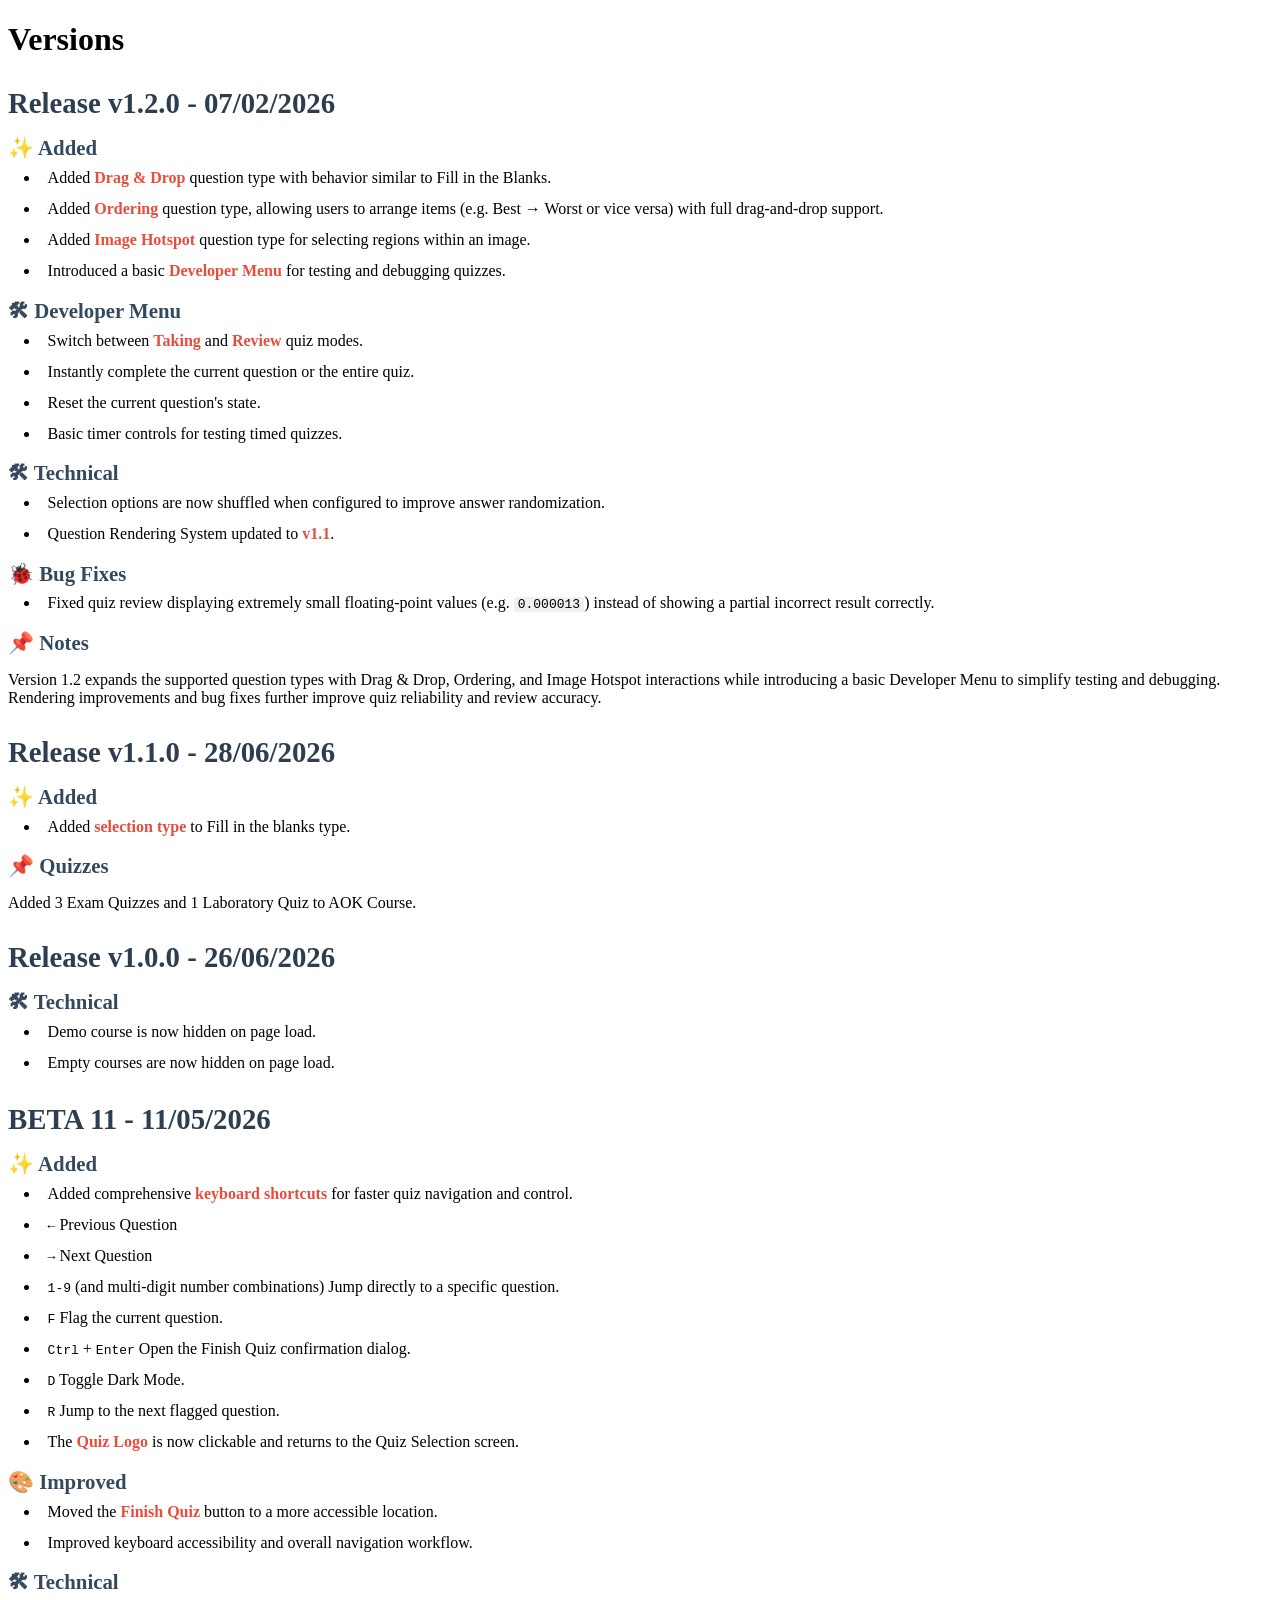
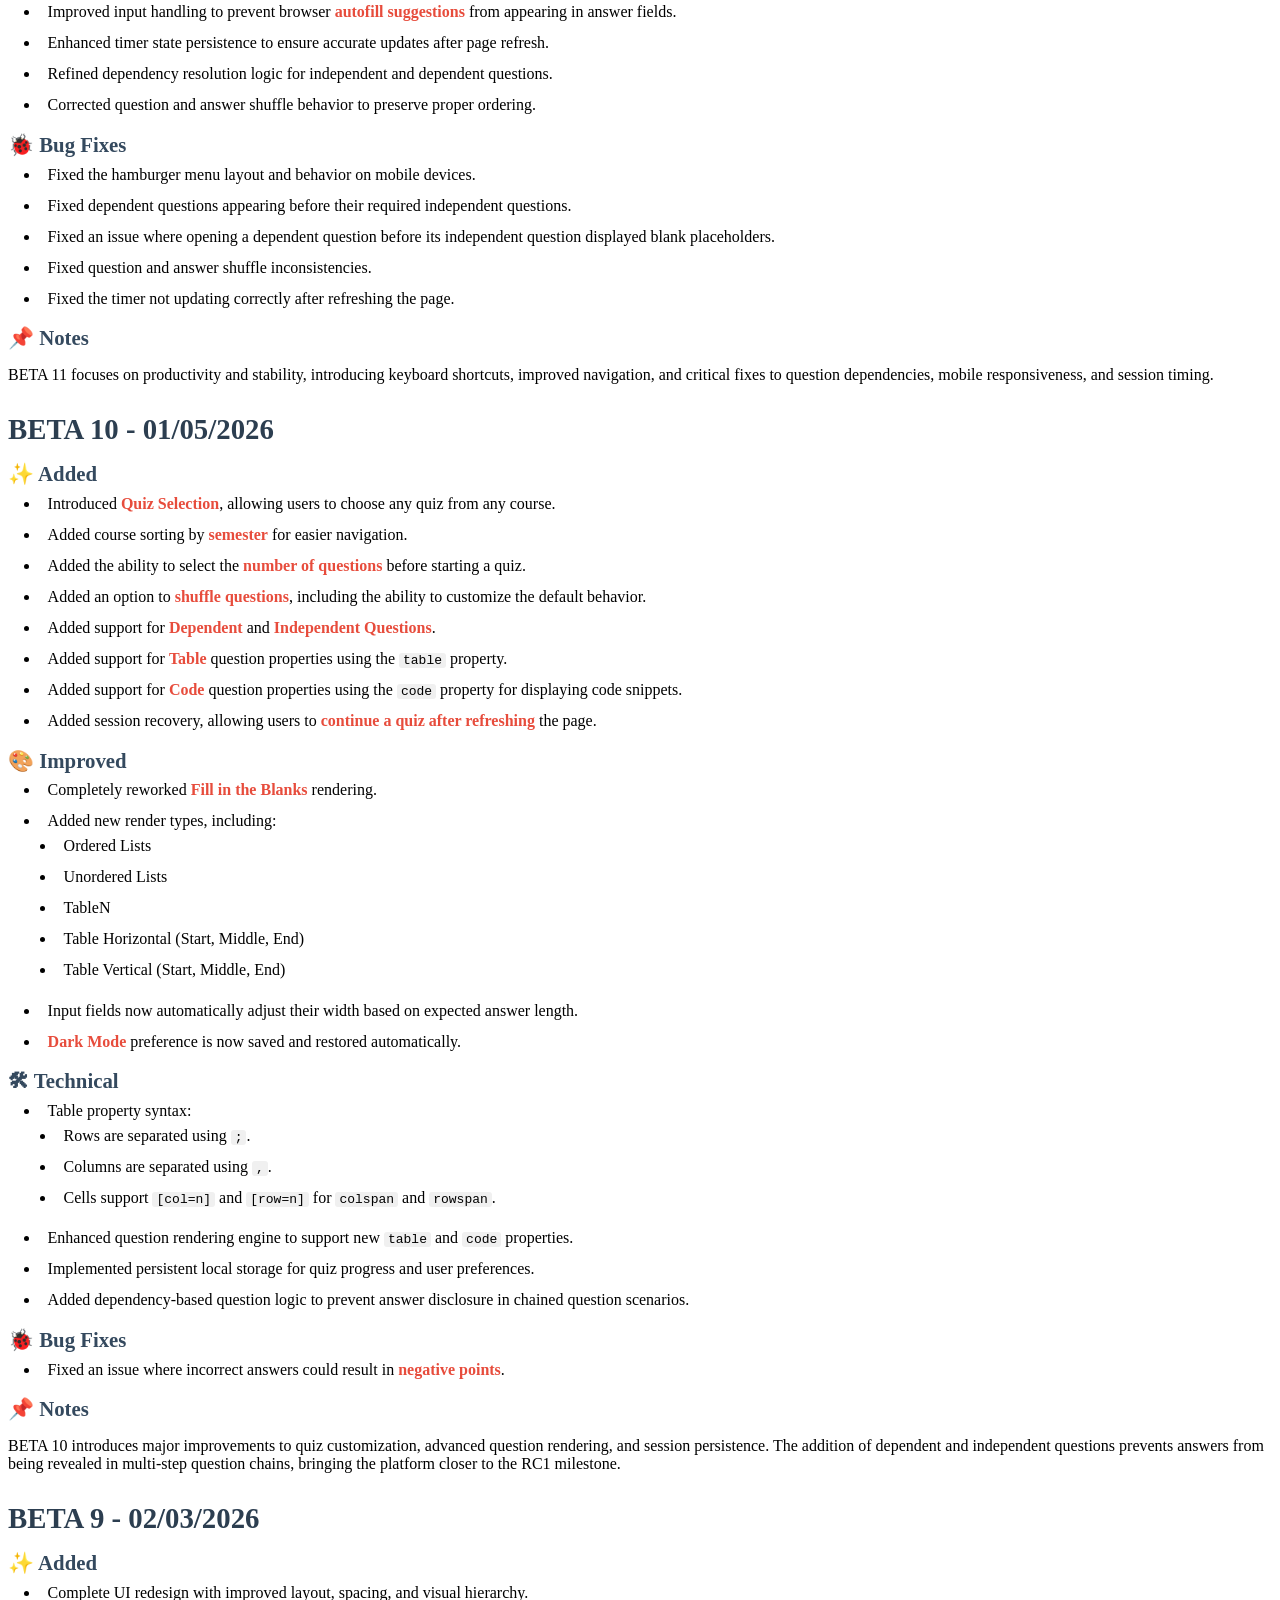
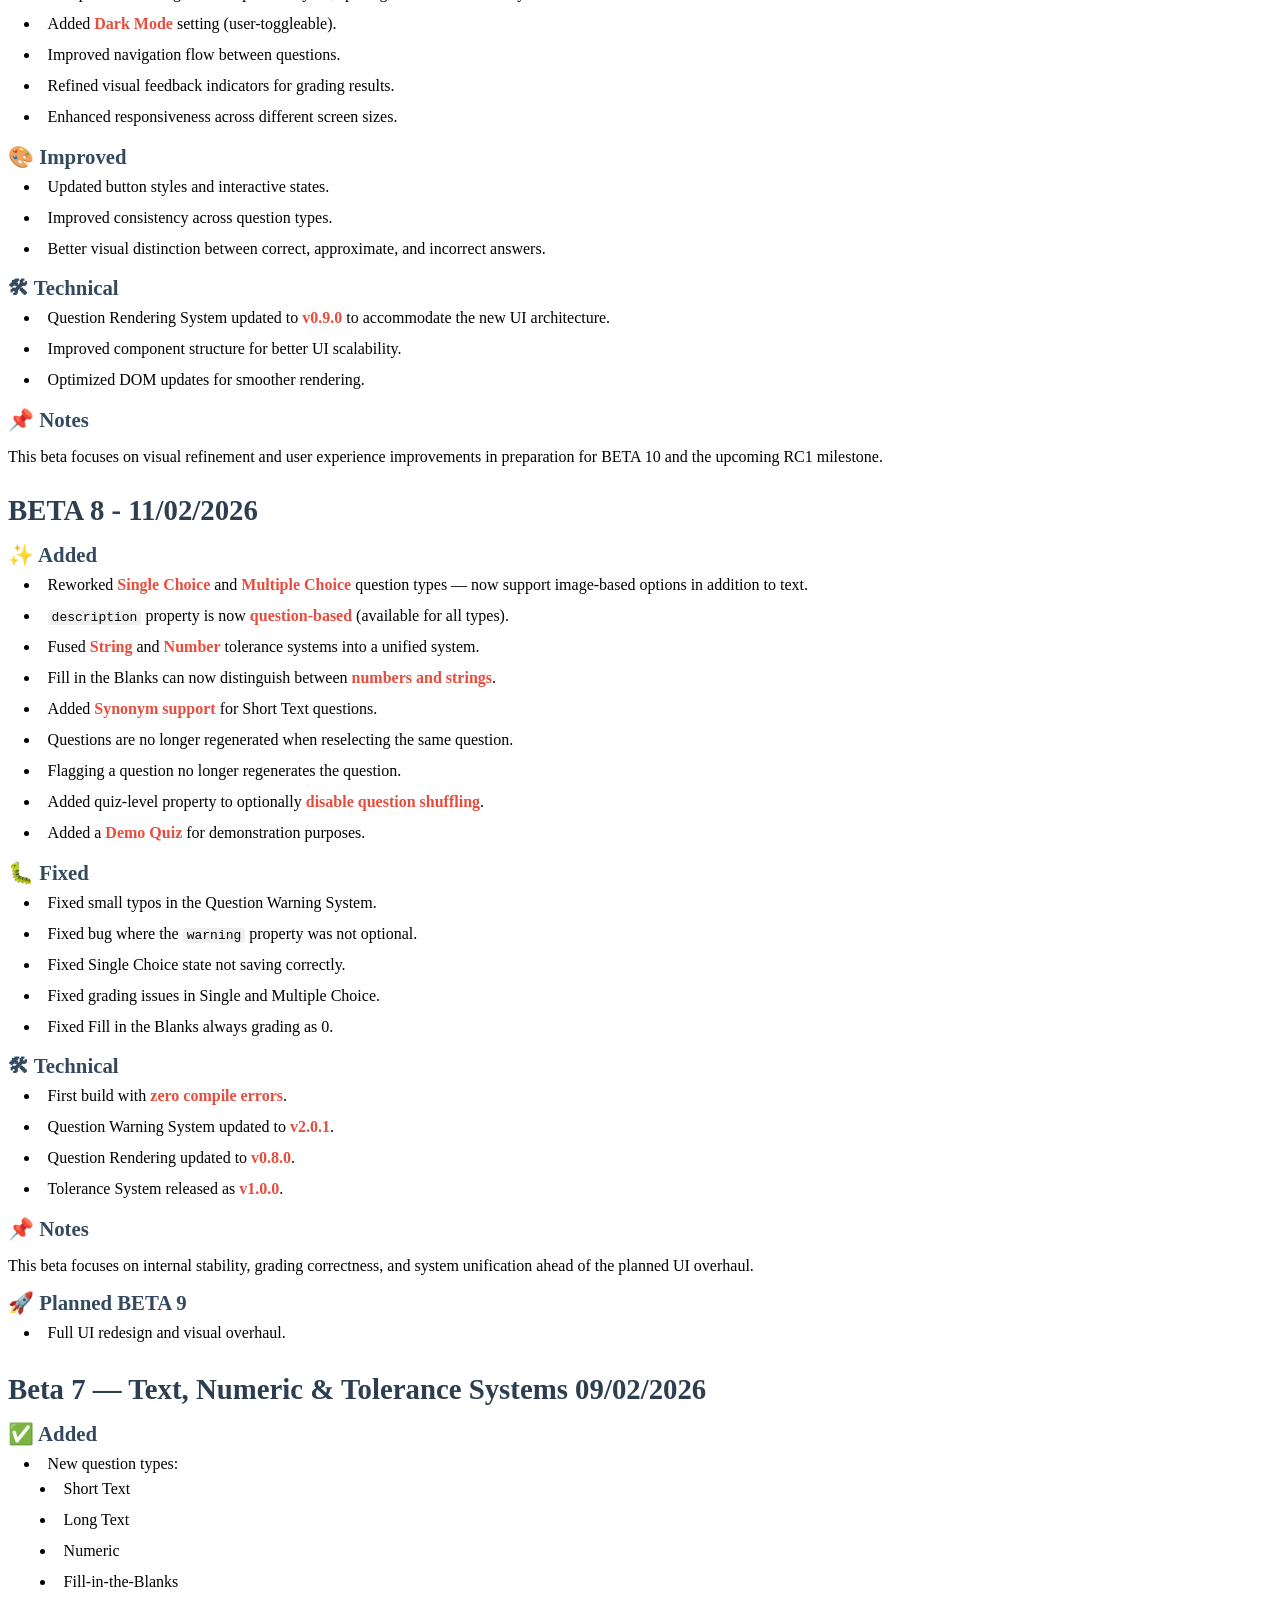
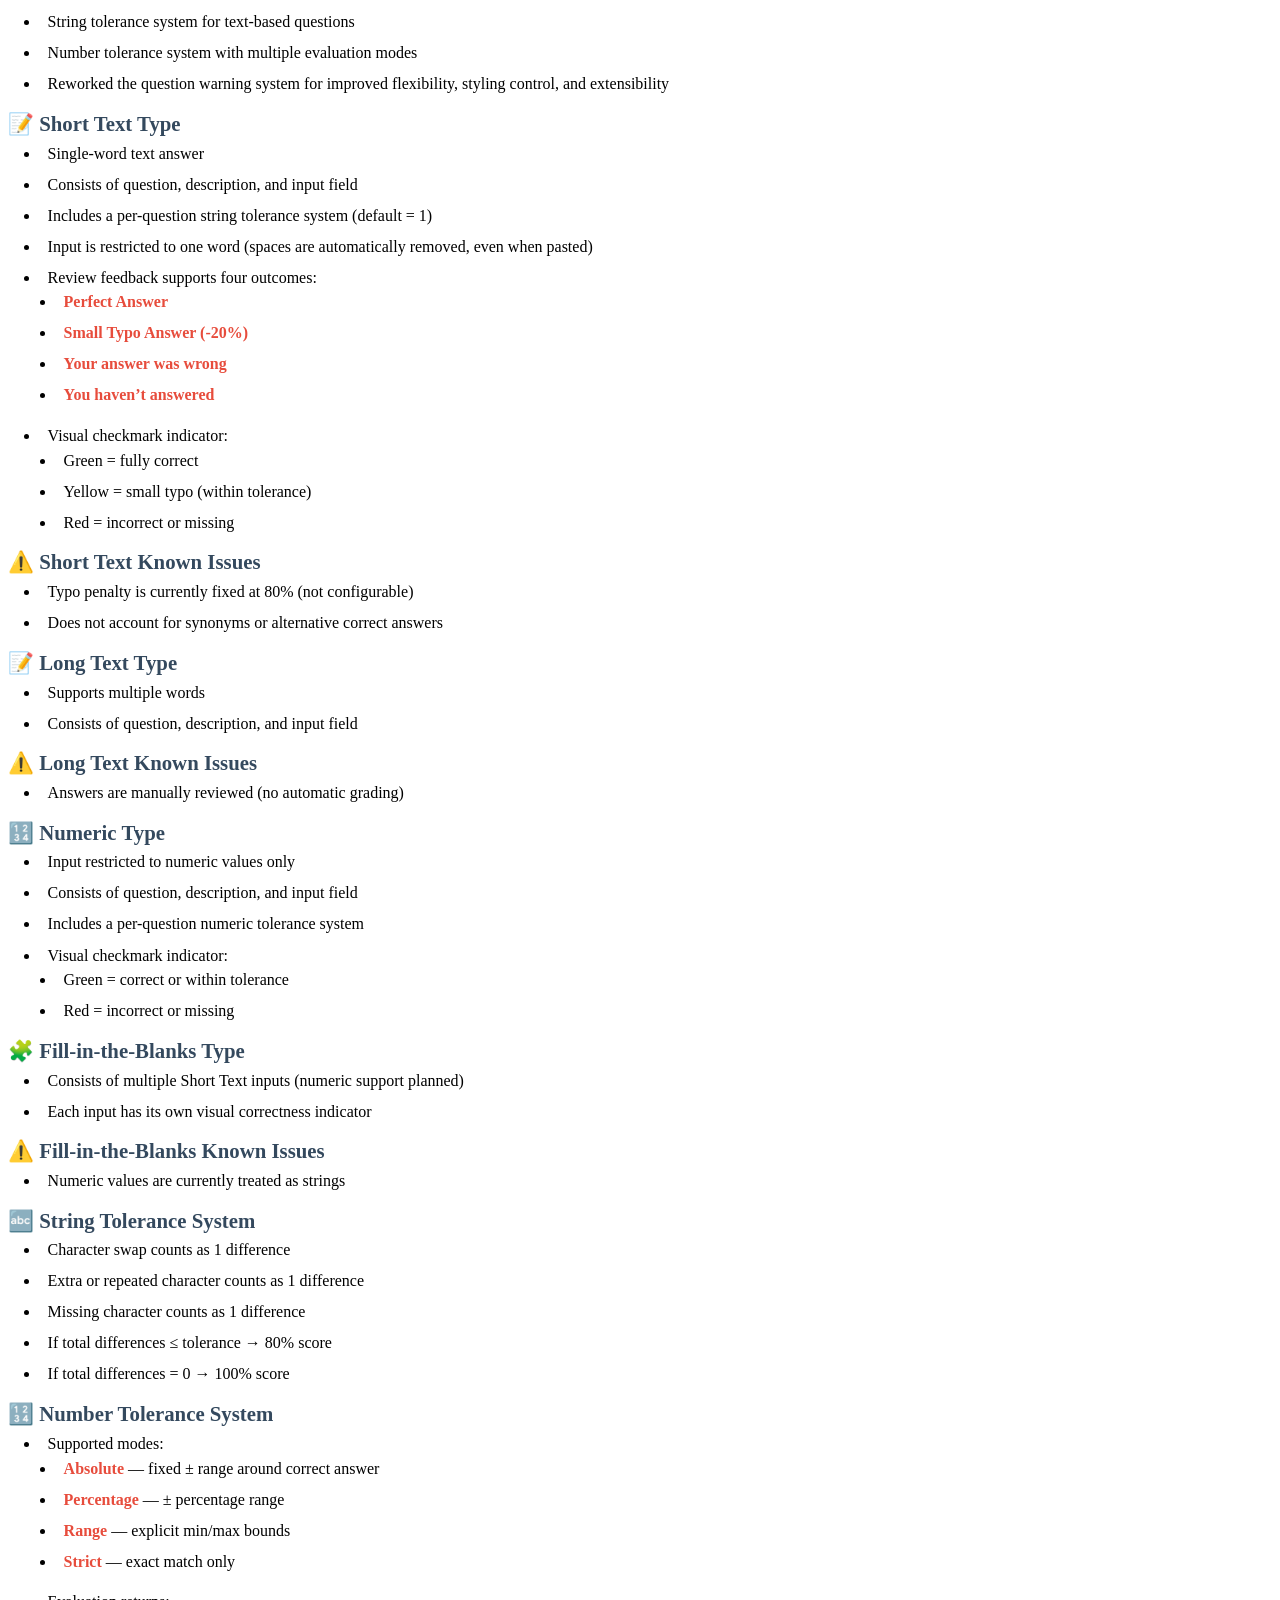
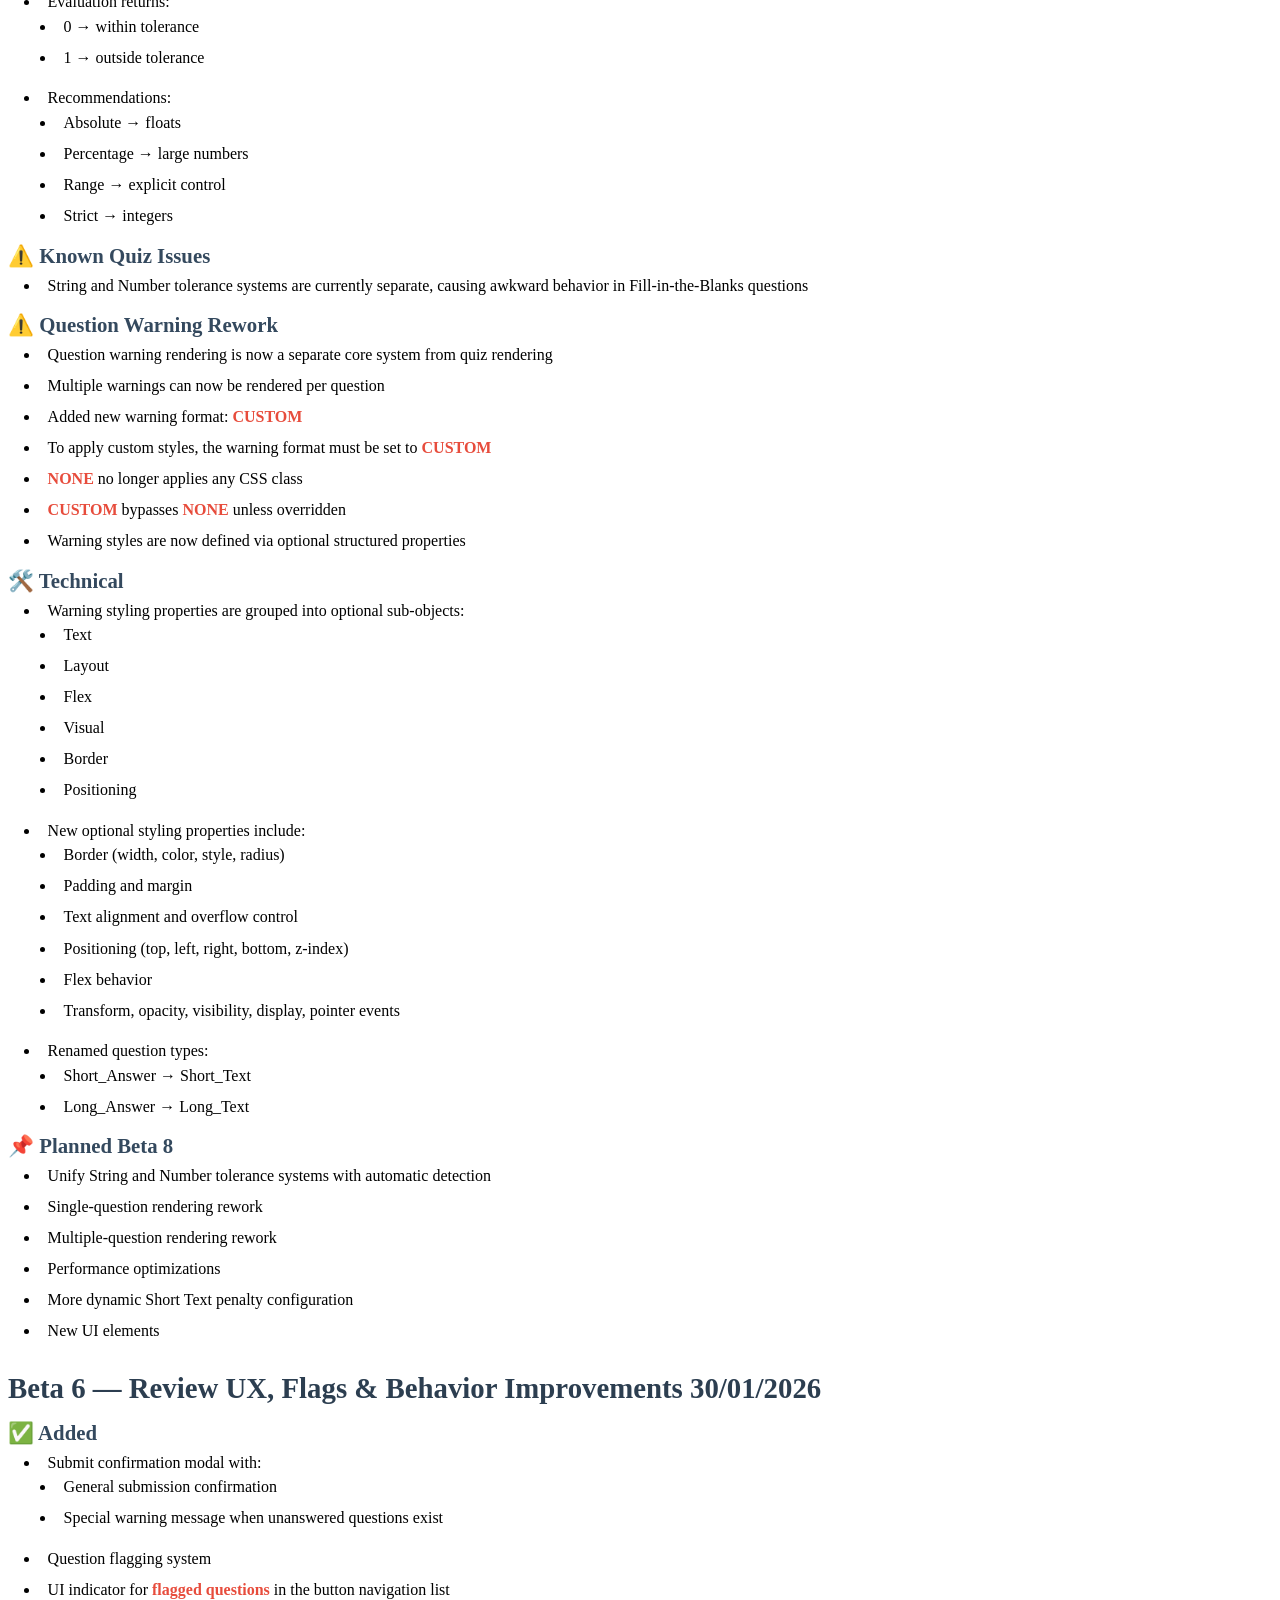
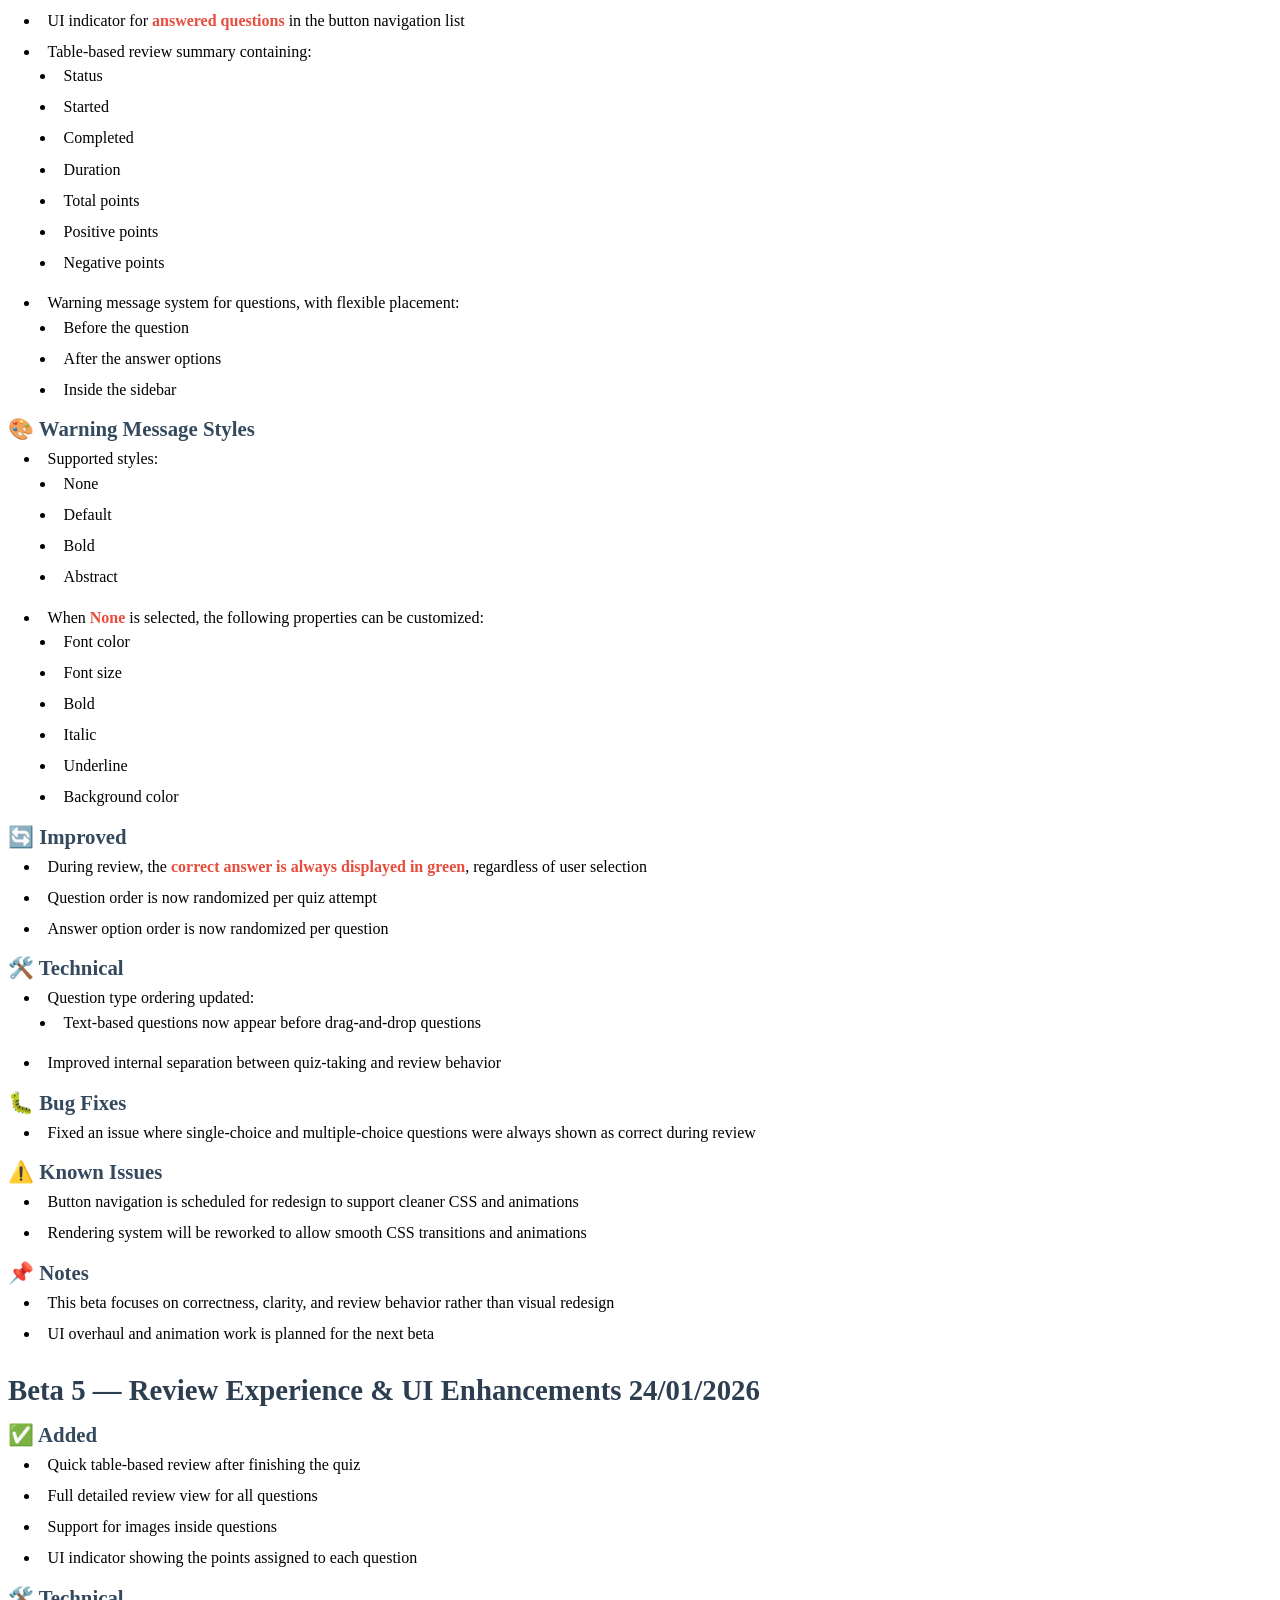
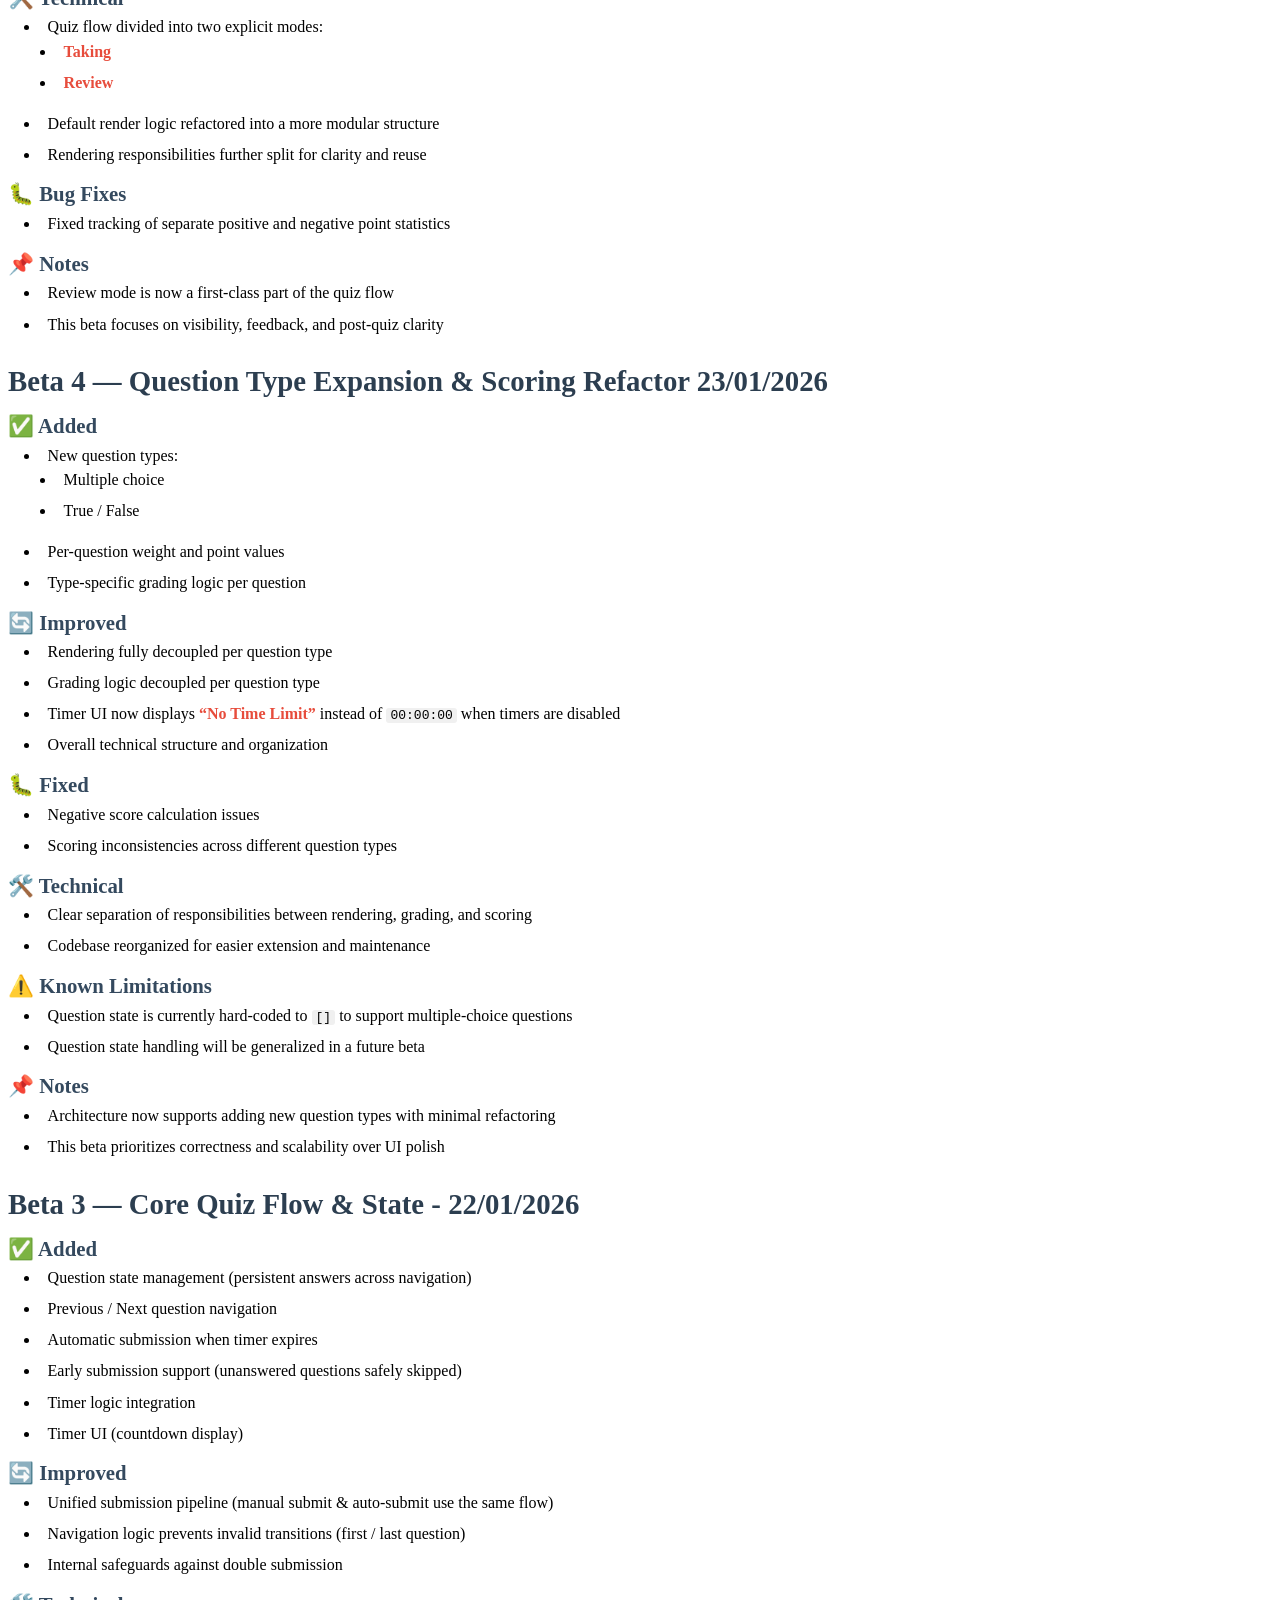
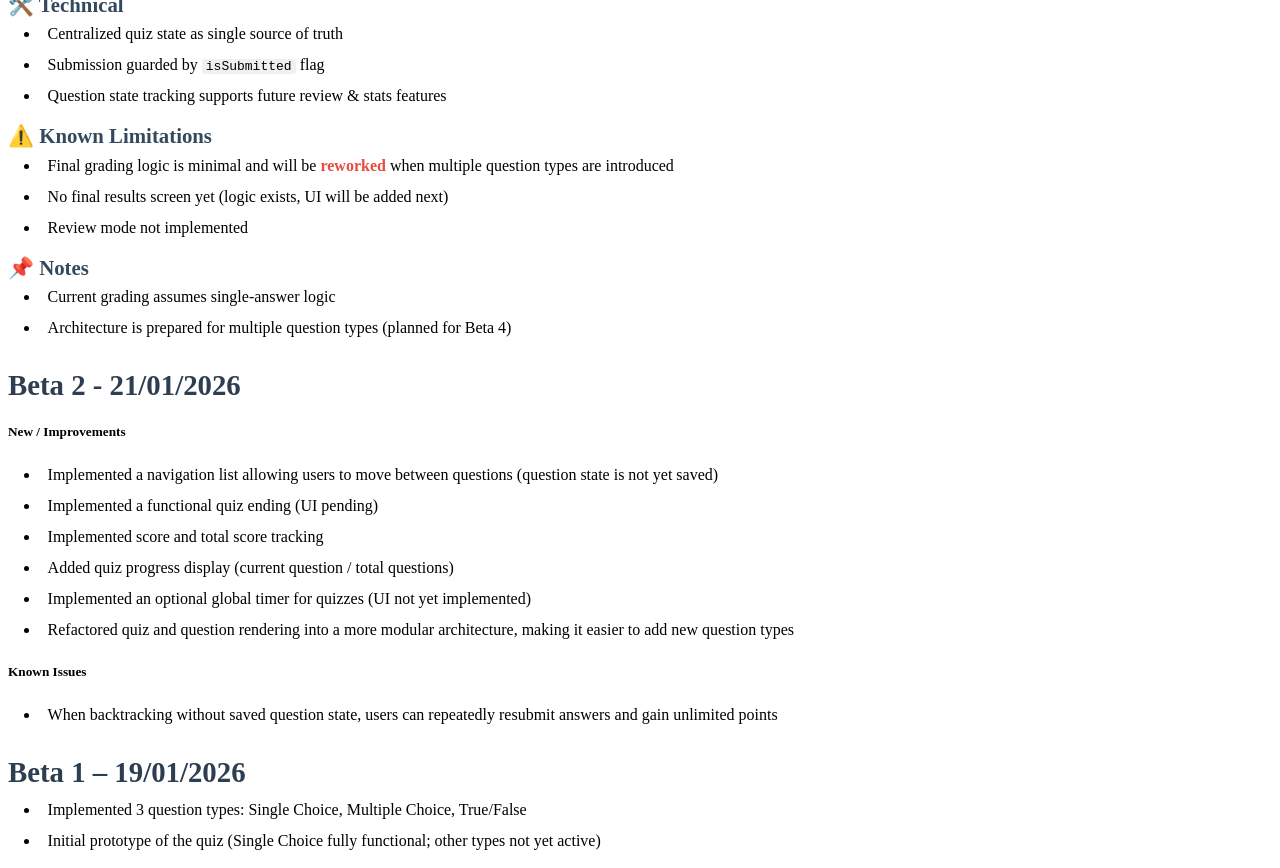
<file: versions.html>
<!DOCTYPE html>
<html lang="en">
<head>
    <meta charset="UTF-8">
    <title>Versions</title>
    <style>
        /* Headings */
        h3 {
            font-size: 1.8rem;
            color: #2c3e50;
            margin-bottom: 0.5rem;
        }

        h4 {
            font-size: 1.3rem;
            color: #34495e;
            margin-top: 1rem;
            margin-bottom: 0.3rem;
        }

        /* Lists */
        ul {
            list-style: disc inside;
            margin: 0 0 1rem 1rem;
            padding: 0;
        }

        li {
            margin-bottom: 0.4rem;
            line-height: 1.4;
        }

        /* Icons inside text (optional: makes emojis stand out) */
        li::marker {
            font-size: 1.1rem;
        }

        /* Inline code styling */
        code {
            background-color: #f0f0f0;
            padding: 0 4px;
            border-radius: 3px;
            font-family: monospace;
        }

        /* Strong text emphasis */
        strong {
            color: #e74c3c;
        }
    </style>
</head>
<body>
    <div>
        <h1>Versions</h1>
        <div>
            <section class="changelog">
                <h3>Release v1.2.0 - 07/02/2026</h3>

                <h4>✨ Added</h4>
                <ul>
                    <li>Added <strong>Drag &amp; Drop</strong> question type with behavior similar to Fill in the Blanks.</li>
                    <li>Added <strong>Ordering</strong> question type, allowing users to arrange items (e.g. Best → Worst or vice versa) with full drag-and-drop support.</li>
                    <li>Added <strong>Image Hotspot</strong> question type for selecting regions within an image.</li>
                    <li>Introduced a basic <strong>Developer Menu</strong> for testing and debugging quizzes.</li>
                </ul>

                <h4>🛠 Developer Menu</h4>
                <ul>
                    <li>Switch between <strong>Taking</strong> and <strong>Review</strong> quiz modes.</li>
                    <li>Instantly complete the current question or the entire quiz.</li>
                    <li>Reset the current question's state.</li>
                    <li>Basic timer controls for testing timed quizzes.</li>
                </ul>

                <h4>🛠 Technical</h4>
                <ul>
                    <li>Selection options are now shuffled when configured to improve answer randomization.</li>
                    <li>Question Rendering System updated to <strong>v1.1</strong>.</li>
                </ul>

                <h4>🐞 Bug Fixes</h4>
                <ul>
                    <li>Fixed quiz review displaying extremely small floating-point values (e.g. <code>0.000013</code>) instead of showing a partial incorrect result correctly.</li>
                </ul>

                <h4>📌 Notes</h4>
                <p>
                    Version 1.2 expands the supported question types with Drag &amp; Drop, Ordering, and Image Hotspot interactions while introducing a basic Developer Menu to simplify testing and debugging. Rendering improvements and bug fixes further improve quiz reliability and review accuracy.
                </p>
            </section>
        </div>
        <div>
            <section class="changelog">
                <h3>Release v1.1.0 - 28/06/2026</h3>

                <h4>✨ Added</h4>
                <ul>
                    <li>Added <strong>selection type</strong> to Fill in the blanks type.</li>
                </ul>
                <h4>📌 Quizzes</h4>
                <p>
                    Added 3 Exam Quizzes and 1 Laboratory Quiz to AOK Course.
                </p>
            </section>
        </div>
        <div>
            <section class="changelog">
                <h3>Release v1.0.0 - 26/06/2026</h3>

                <h4>🛠 Technical</h4>
                <ul>
                    <li>Demo course is now hidden on page load.</li>
                    <li>Empty courses are now hidden on page load.</li>
                </ul>

            </section>
        </div>
        <div>
            <section class="changelog">
                <h3>BETA 11 - 11/05/2026</h3>

                <h4>✨ Added</h4>
                <ul>
                    <li>Added comprehensive <strong>keyboard shortcuts</strong> for faster quiz navigation and control.</li>
                    <li><kbd>←</kbd> Previous Question</li>
                    <li><kbd>→</kbd> Next Question</li>
                    <li><kbd>1-9</kbd> (and multi-digit number combinations) Jump directly to a specific question.</li>
                    <li><kbd>F</kbd> Flag the current question.</li>
                    <li><kbd>Ctrl</kbd> + <kbd>Enter</kbd> Open the Finish Quiz confirmation dialog.</li>
                    <li><kbd>D</kbd> Toggle Dark Mode.</li>
                    <li><kbd>R</kbd> Jump to the next flagged question.</li>
                    <li>The <strong>Quiz Logo</strong> is now clickable and returns to the Quiz Selection screen.</li>
                </ul>

                <h4>🎨 Improved</h4>
                <ul>
                    <li>Moved the <strong>Finish Quiz</strong> button to a more accessible location.</li>
                    <li>Improved keyboard accessibility and overall navigation workflow.</li>
                </ul>

                <h4>🛠 Technical</h4>
                <ul>
                    <li>Improved input handling to prevent browser <strong>autofill suggestions</strong> from appearing in answer fields.</li>
                    <li>Enhanced timer state persistence to ensure accurate updates after page refresh.</li>
                    <li>Refined dependency resolution logic for independent and dependent questions.</li>
                    <li>Corrected question and answer shuffle behavior to preserve proper ordering.</li>
                </ul>

                <h4>🐞 Bug Fixes</h4>
                <ul>
                    <li>Fixed the hamburger menu layout and behavior on mobile devices.</li>
                    <li>Fixed dependent questions appearing before their required independent questions.</li>
                    <li>Fixed an issue where opening a dependent question before its independent question displayed blank placeholders.</li>
                    <li>Fixed question and answer shuffle inconsistencies.</li>
                    <li>Fixed the timer not updating correctly after refreshing the page.</li>
                </ul>

                <h4>📌 Notes</h4>
                <p>
                    BETA 11 focuses on productivity and stability, introducing keyboard shortcuts, improved navigation, and critical fixes to question dependencies, mobile responsiveness, and session timing.
                </p>
            </section>
        </div>
        <div>
            <section class="changelog">
                <h3>BETA 10 - 01/05/2026</h3>

                <h4>✨ Added</h4>
                <ul>
                    <li>Introduced <strong>Quiz Selection</strong>, allowing users to choose any quiz from any course.</li>
                    <li>Added course sorting by <strong>semester</strong> for easier navigation.</li>
                    <li>Added the ability to select the <strong>number of questions</strong> before starting a quiz.</li>
                    <li>Added an option to <strong>shuffle questions</strong>, including the ability to customize the default behavior.</li>
                    <li>Added support for <strong>Dependent</strong> and <strong>Independent Questions</strong>.</li>
                    <li>Added support for <strong>Table</strong> question properties using the <code>table</code> property.</li>
                    <li>Added support for <strong>Code</strong> question properties using the <code>code</code> property for displaying code snippets.</li>
                    <li>Added session recovery, allowing users to <strong>continue a quiz after refreshing</strong> the page.</li>
                </ul>

                <h4>🎨 Improved</h4>
                <ul>
                    <li>Completely reworked <strong>Fill in the Blanks</strong> rendering.</li>
                    <li>Added new render types, including:
                        <ul>
                            <li>Ordered Lists</li>
                            <li>Unordered Lists</li>
                            <li>TableN</li>
                            <li>Table Horizontal (Start, Middle, End)</li>
                            <li>Table Vertical (Start, Middle, End)</li>
                        </ul>
                    </li>
                    <li>Input fields now automatically adjust their width based on expected answer length.</li>
                    <li><strong>Dark Mode</strong> preference is now saved and restored automatically.</li>
                </ul>

                <h4>🛠 Technical</h4>
                <ul>
                    <li>Table property syntax:
                        <ul>
                            <li>Rows are separated using <code>;</code>.</li>
                            <li>Columns are separated using <code>,</code>.</li>
                            <li>Cells support <code>[col=n]</code> and <code>[row=n]</code> for <code>colspan</code> and <code>rowspan</code>.</li>
                        </ul>
                    </li>
                    <li>Enhanced question rendering engine to support new <code>table</code> and <code>code</code> properties.</li>
                    <li>Implemented persistent local storage for quiz progress and user preferences.</li>
                    <li>Added dependency-based question logic to prevent answer disclosure in chained question scenarios.</li>
                </ul>

                <h4>🐞 Bug Fixes</h4>
                <ul>
                    <li>Fixed an issue where incorrect answers could result in <strong>negative points</strong>.</li>
                </ul>

                <h4>📌 Notes</h4>
                <p>
                    BETA 10 introduces major improvements to quiz customization, advanced question rendering, and session persistence. The addition of dependent and independent questions prevents answers from being revealed in multi-step question chains, bringing the platform closer to the RC1 milestone.
                </p>
            </section>
        </div>
        <div>
            <section class="changelog">
                <h3>BETA 9 - 02/03/2026</h3>

                <h4>✨ Added</h4>
                <ul>
                    <li>Complete UI redesign with improved layout, spacing, and visual hierarchy.</li>
                    <li>Added <strong>Dark Mode</strong> setting (user-toggleable).</li>
                    <li>Improved navigation flow between questions.</li>
                    <li>Refined visual feedback indicators for grading results.</li>
                    <li>Enhanced responsiveness across different screen sizes.</li>
                </ul>

                <h4>🎨 Improved</h4>
                <ul>
                    <li>Updated button styles and interactive states.</li>
                    <li>Improved consistency across question types.</li>
                    <li>Better visual distinction between correct, approximate, and incorrect answers.</li>
                </ul>

                <h4>🛠 Technical</h4>
                <ul>
                    <li>Question Rendering System updated to <strong>v0.9.0</strong> to accommodate the new UI architecture.</li>
                    <li>Improved component structure for better UI scalability.</li>
                    <li>Optimized DOM updates for smoother rendering.</li>
                </ul>

                <h4>📌 Notes</h4>
                <p>
                    This beta focuses on visual refinement and user experience improvements in preparation for BETA 10 and the upcoming RC1 milestone.
                </p>
            </section>
        </div>
        <div>
            <h3>BETA 8 - 11/02/2026</h3>

            <h4>✨ Added</h4>
            <ul>
                <li>Reworked <strong>Single Choice</strong> and <strong>Multiple Choice</strong> question types — now support image-based options in addition to text.</li>
                <li><code>description</code> property is now <strong>question-based</strong> (available for all types).</li>
                <li>Fused <strong>String</strong> and <strong>Number</strong> tolerance systems into a unified system.</li>
                <li>Fill in the Blanks can now distinguish between <strong>numbers and strings</strong>.</li>
                <li>Added <strong>Synonym support</strong> for Short Text questions.</li>
                <li>Questions are no longer regenerated when reselecting the same question.</li>
                <li>Flagging a question no longer regenerates the question.</li>
                <li>Added quiz-level property to optionally <strong>disable question shuffling</strong>.</li>
                <li>Added a <strong>Demo Quiz</strong> for demonstration purposes.</li>
            </ul>

            <h4>🐛 Fixed</h4>
            <ul>
                <li>Fixed small typos in the Question Warning System.</li>
                <li>Fixed bug where the <code>warning</code> property was not optional.</li>
                <li>Fixed Single Choice state not saving correctly.</li>
                <li>Fixed grading issues in Single and Multiple Choice.</li>
                <li>Fixed Fill in the Blanks always grading as 0.</li>
            </ul>

            <h4>🛠 Technical</h4>
            <ul>
                <li>First build with <strong>zero compile errors</strong>.</li>
                <li>Question Warning System updated to <strong>v2.0.1</strong>.</li>
                <li>Question Rendering updated to <strong>v0.8.0</strong>.</li>
                <li>Tolerance System released as <strong>v1.0.0</strong>.</li>
            </ul>

            <h4>📌 Notes</h4>
            <p>
                This beta focuses on internal stability, grading correctness, and system unification ahead of the planned UI overhaul.
            </p>

            <h4>🚀 Planned BETA 9</h4>
            <ul>
                <li>Full UI redesign and visual overhaul.</li>
            </ul>
        </div>
        <div>
            <h3>Beta 7 — Text, Numeric & Tolerance Systems 09/02/2026</h3>

            <h4>✅ Added</h4>
            <ul>
                <li>New question types:
                    <ul>
                        <li>Short Text</li>
                        <li>Long Text</li>
                        <li>Numeric</li>
                        <li>Fill-in-the-Blanks</li>
                    </ul>
                </li>
                <li>String tolerance system for text-based questions</li>
                <li>Number tolerance system with multiple evaluation modes</li>
                <li>Reworked the question warning system for improved flexibility, styling control, and extensibility</li>
            </ul>

            <h4>📝 Short Text Type</h4>
            <ul>
                <li>Single-word text answer</li>
                <li>Consists of question, description, and input field</li>
                <li>Includes a per-question string tolerance system (default = 1)</li>
                <li>Input is restricted to one word (spaces are automatically removed, even when pasted)</li>
                <li>Review feedback supports four outcomes:
                    <ul>
                        <li><strong>Perfect Answer</strong></li>
                        <li><strong>Small Typo Answer (-20%)</strong></li>
                        <li><strong>Your answer was wrong</strong></li>
                        <li><strong>You haven’t answered</strong></li>
                    </ul>
                </li>
                <li>Visual checkmark indicator:
                    <ul>
                        <li>Green = fully correct</li>
                        <li>Yellow = small typo (within tolerance)</li>
                        <li>Red = incorrect or missing</li>
                    </ul>
                </li>
            </ul>

            <h4>⚠️ Short Text Known Issues</h4>
            <ul>
                <li>Typo penalty is currently fixed at 80% (not configurable)</li>
                <li>Does not account for synonyms or alternative correct answers</li>
            </ul>

            <h4>📝 Long Text Type</h4>
            <ul>
                <li>Supports multiple words</li>
                <li>Consists of question, description, and input field</li>
            </ul>

            <h4>⚠️ Long Text Known Issues</h4>
            <ul>
                <li>Answers are manually reviewed (no automatic grading)</li>
            </ul>

            <h4>🔢 Numeric Type</h4>
            <ul>
                <li>Input restricted to numeric values only</li>
                <li>Consists of question, description, and input field</li>
                <li>Includes a per-question numeric tolerance system</li>
                <li>Visual checkmark indicator:
                    <ul>
                        <li>Green = correct or within tolerance</li>
                        <li>Red = incorrect or missing</li>
                    </ul>
                </li>
            </ul>

            <h4>🧩 Fill-in-the-Blanks Type</h4>
            <ul>
                <li>Consists of multiple Short Text inputs (numeric support planned)</li>
                <li>Each input has its own visual correctness indicator</li>
            </ul>

            <h4>⚠️ Fill-in-the-Blanks Known Issues</h4>
            <ul>
                <li>Numeric values are currently treated as strings</li>
            </ul>

            <h4>🔤 String Tolerance System</h4>
            <ul>
                <li>Character swap counts as 1 difference</li>
                <li>Extra or repeated character counts as 1 difference</li>
                <li>Missing character counts as 1 difference</li>
                <li>If total differences ≤ tolerance → 80% score</li>
                <li>If total differences = 0 → 100% score</li>
            </ul>

            <h4>🔢 Number Tolerance System</h4>
            <ul>
                <li>Supported modes:
                    <ul>
                        <li><strong>Absolute</strong> — fixed ± range around correct answer</li>
                        <li><strong>Percentage</strong> — ± percentage range</li>
                        <li><strong>Range</strong> — explicit min/max bounds</li>
                        <li><strong>Strict</strong> — exact match only</li>
                    </ul>
                </li>
                <li>Evaluation returns:
                    <ul>
                        <li>0 → within tolerance</li>
                        <li>1 → outside tolerance</li>
                    </ul>
                </li>
                <li>Recommendations:
                    <ul>
                        <li>Absolute → floats</li>
                        <li>Percentage → large numbers</li>
                        <li>Range → explicit control</li>
                        <li>Strict → integers</li>
                    </ul>
                </li>
            </ul>

            <h4>⚠️ Known Quiz Issues</h4>
            <ul>
                <li>String and Number tolerance systems are currently separate, causing awkward behavior in Fill-in-the-Blanks questions</li>
            </ul>

            <h4>⚠️ Question Warning Rework</h4>
            <ul>
                <li>Question warning rendering is now a separate core system from quiz rendering</li>
                <li>Multiple warnings can now be rendered per question</li>
                <li>Added new warning format: <strong>CUSTOM</strong></li>
                <li>To apply custom styles, the warning format must be set to <strong>CUSTOM</strong></li>
                <li><strong>NONE</strong> no longer applies any CSS class</li>
                <li><strong>CUSTOM</strong> bypasses <strong>NONE</strong> unless overridden</li>
                <li>Warning styles are now defined via optional structured properties</li>
            </ul>

            <h4>🛠️ Technical</h4>
            <ul>
                <li>Warning styling properties are grouped into optional sub-objects:
                    <ul>
                        <li>Text</li>
                        <li>Layout</li>
                        <li>Flex</li>
                        <li>Visual</li>
                        <li>Border</li>
                        <li>Positioning</li>
                    </ul>
                </li>
                <li>New optional styling properties include:
                    <ul>
                        <li>Border (width, color, style, radius)</li>
                        <li>Padding and margin</li>
                        <li>Text alignment and overflow control</li>
                        <li>Positioning (top, left, right, bottom, z-index)</li>
                        <li>Flex behavior</li>
                        <li>Transform, opacity, visibility, display, pointer events</li>
                    </ul>
                </li>
                <li>Renamed question types:
                    <ul>
                        <li>Short_Answer → Short_Text</li>
                        <li>Long_Answer → Long_Text</li>
                    </ul>
                </li>
            </ul>

            <h4>📌 Planned Beta 8</h4>
            <ul>
                <li>Unify String and Number tolerance systems with automatic detection</li>
                <li>Single-question rendering rework</li>
                <li>Multiple-question rendering rework</li>
                <li>Performance optimizations</li>
                <li>More dynamic Short Text penalty configuration</li>
                <li>New UI elements</li>
            </ul>
        </div>
        <div>
            <h3>Beta 6 — Review UX, Flags & Behavior Improvements <span>30/01/2026</span></h3>

            <h4>✅ Added</h4>
            <ul>
                <li>Submit confirmation modal with:
                    <ul>
                        <li>General submission confirmation</li>
                        <li>Special warning message when unanswered questions exist</li>
                    </ul>
                </li>
                <li>Question flagging system</li>
                <li>UI indicator for <strong>flagged questions</strong> in the button navigation list</li>
                <li>UI indicator for <strong>answered questions</strong> in the button navigation list</li>
                <li>Table-based review summary containing:
                    <ul>
                        <li>Status</li>
                        <li>Started</li>
                        <li>Completed</li>
                        <li>Duration</li>
                        <li>Total points</li>
                        <li>Positive points</li>
                        <li>Negative points</li>
                    </ul>
                </li>
                <li>Warning message system for questions, with flexible placement:
                    <ul>
                        <li>Before the question</li>
                        <li>After the answer options</li>
                        <li>Inside the sidebar</li>
                    </ul>
                </li>
            </ul>

            <h4>🎨 Warning Message Styles</h4>
            <ul>
                <li>Supported styles:
                    <ul>
                        <li>None</li>
                        <li>Default</li>
                        <li>Bold</li>
                        <li>Abstract</li>
                    </ul>
                </li>
                <li>When <strong>None</strong> is selected, the following properties can be customized:
                    <ul>
                        <li>Font color</li>
                        <li>Font size</li>
                        <li>Bold</li>
                        <li>Italic</li>
                        <li>Underline</li>
                        <li>Background color</li>
                    </ul>
                </li>
            </ul>

            <h4>🔄 Improved</h4>
            <ul>
                <li>During review, the <strong>correct answer is always displayed in green</strong>, regardless of user selection</li>
                <li>Question order is now randomized per quiz attempt</li>
                <li>Answer option order is now randomized per question</li>
            </ul>

            <h4>🛠️ Technical</h4>
            <ul>
                <li>Question type ordering updated:
                    <ul>
                        <li>Text-based questions now appear before drag-and-drop questions</li>
                    </ul>
                </li>
                <li>Improved internal separation between quiz-taking and review behavior</li>
            </ul>

            <h4>🐛 Bug Fixes</h4>
            <ul>
                <li>Fixed an issue where single-choice and multiple-choice questions were always shown as correct during review</li>
            </ul>

            <h4>⚠️ Known Issues</h4>
            <ul>
                <li>Button navigation is scheduled for redesign to support cleaner CSS and animations</li>
                <li>Rendering system will be reworked to allow smooth CSS transitions and animations</li>
            </ul>

            <h4>📌 Notes</h4>
            <ul>
                <li>This beta focuses on correctness, clarity, and review behavior rather than visual redesign</li>
                <li>UI overhaul and animation work is planned for the next beta</li>
            </ul>
        </div>
        <div>
            <h3>Beta 5 — Review Experience & UI Enhancements <span>24/01/2026</span></h3>

            <h4>✅ Added</h4>
            <ul>
                <li>Quick table-based review after finishing the quiz</li>
                <li>Full detailed review view for all questions</li>
                <li>Support for images inside questions</li>
                <li>UI indicator showing the points assigned to each question</li>
            </ul>

            <h4>🛠️ Technical</h4>
            <ul>
                <li>Quiz flow divided into two explicit modes:
                    <ul>
                        <li><strong>Taking</strong></li>
                        <li><strong>Review</strong></li>
                    </ul>
                </li>
                <li>Default render logic refactored into a more modular structure</li>
                <li>Rendering responsibilities further split for clarity and reuse</li>
            </ul>

            <h4>🐛 Bug Fixes</h4>
            <ul>
                <li>Fixed tracking of separate positive and negative point statistics</li>
            </ul>

            <h4>📌 Notes</h4>
            <ul>
                <li>Review mode is now a first-class part of the quiz flow</li>
                <li>This beta focuses on visibility, feedback, and post-quiz clarity</li>
            </ul>
        </div>
        <div>
            <h3>Beta 4 — Question Type Expansion & Scoring Refactor <span>23/01/2026</span></h3>

            <h4>✅ Added</h4>
            <ul>
                <li>New question types:
                    <ul>
                        <li>Multiple choice</li>
                        <li>True / False</li>
                    </ul>
                </li>
                <li>Per-question weight and point values</li>
                <li>Type-specific grading logic per question</li>
            </ul>

            <h4>🔄 Improved</h4>
            <ul>
                <li>Rendering fully decoupled per question type</li>
                <li>Grading logic decoupled per question type</li>
                <li>Timer UI now displays <strong>“No Time Limit”</strong> instead of <code>00:00:00</code> when timers are disabled</li>
                <li>Overall technical structure and organization</li>
            </ul>

            <h4>🐛 Fixed</h4>
            <ul>
                <li>Negative score calculation issues</li>
                <li>Scoring inconsistencies across different question types</li>
            </ul>

            <h4>🛠️ Technical</h4>
            <ul>
                <li>Clear separation of responsibilities between rendering, grading, and scoring</li>
                <li>Codebase reorganized for easier extension and maintenance</li>
            </ul>

            <h4>⚠️ Known Limitations</h4>
            <ul>
                <li>Question state is currently hard-coded to <code>[]</code> to support multiple-choice questions</li>
                <li>Question state handling will be generalized in a future beta</li>
            </ul>

            <h4>📌 Notes</h4>
            <ul>
                <li>Architecture now supports adding new question types with minimal refactoring</li>
                <li>This beta prioritizes correctness and scalability over UI polish</li>
            </ul>

        </div>
        <div>
            <h3>Beta 3 — Core Quiz Flow & State - 22/01/2026</h3>

            <h4>✅ Added</h4>
            <ul>
                <li>Question state management (persistent answers across navigation)</li>
                <li>Previous / Next question navigation</li>
                <li>Automatic submission when timer expires</li>
                <li>Early submission support (unanswered questions safely skipped)</li>
                <li>Timer logic integration</li>
                <li>Timer UI (countdown display)</li>
            </ul>

            <h4>🔄 Improved</h4>
            <ul>
                <li>Unified submission pipeline (manual submit & auto-submit use the same flow)</li>
                <li>Navigation logic prevents invalid transitions (first / last question)</li>
                <li>Internal safeguards against double submission</li>
            </ul>

            <h4>🛠️ Technical</h4>
            <ul>
                <li>Centralized quiz state as single source of truth</li>
                <li>Submission guarded by <code>isSubmitted</code> flag</li>
                <li>Question state tracking supports future review & stats features</li>
            </ul>

            <h4>⚠️ Known Limitations</h4>
            <ul>
                <li>Final grading logic is minimal and will be <strong>reworked</strong> when multiple question types are introduced</li>
                <li>No final results screen yet (logic exists, UI will be added next)</li>
                <li>Review mode not implemented</li>
            </ul>

            <h4>📌 Notes</h4>
            <ul>
                <li>Current grading assumes single-answer logic</li>
                <li>Architecture is prepared for multiple question types (planned for Beta 4)</li>
            </ul>
        </div>
        <div>
            <h3>Beta 2 - 21/01/2026</h3>
            <h5>New / Improvements</h5>
            <ul>
                <li>Implemented a navigation list allowing users to move between questions (question state is not yet saved)</li>
                <li>Implemented a functional quiz ending (UI pending)</li>
                <li>Implemented score and total score tracking</li>
                <li>Added quiz progress display (current question / total questions)</li>
                <li>Implemented an optional global timer for quizzes (UI not yet implemented)</li>
                <li>Refactored quiz and question rendering into a more modular architecture, making it easier to add new question types</li>
            </ul>
            <h5>Known Issues</h5>
            <ul>
                <li>When backtracking without saved question state, users can repeatedly resubmit answers and gain unlimited points</li>
            </ul>
        </div>
        <div>
            <h3>Beta 1 – 19/01/2026</h3>
            <ul>
                <li>Implemented 3 question types: Single Choice, Multiple Choice, True/False</li>
                <li>Initial prototype of the quiz (Single Choice fully functional; other types not yet active)</li>
            </ul>

        </div>
    </div>
</body>
</html>
</file>
